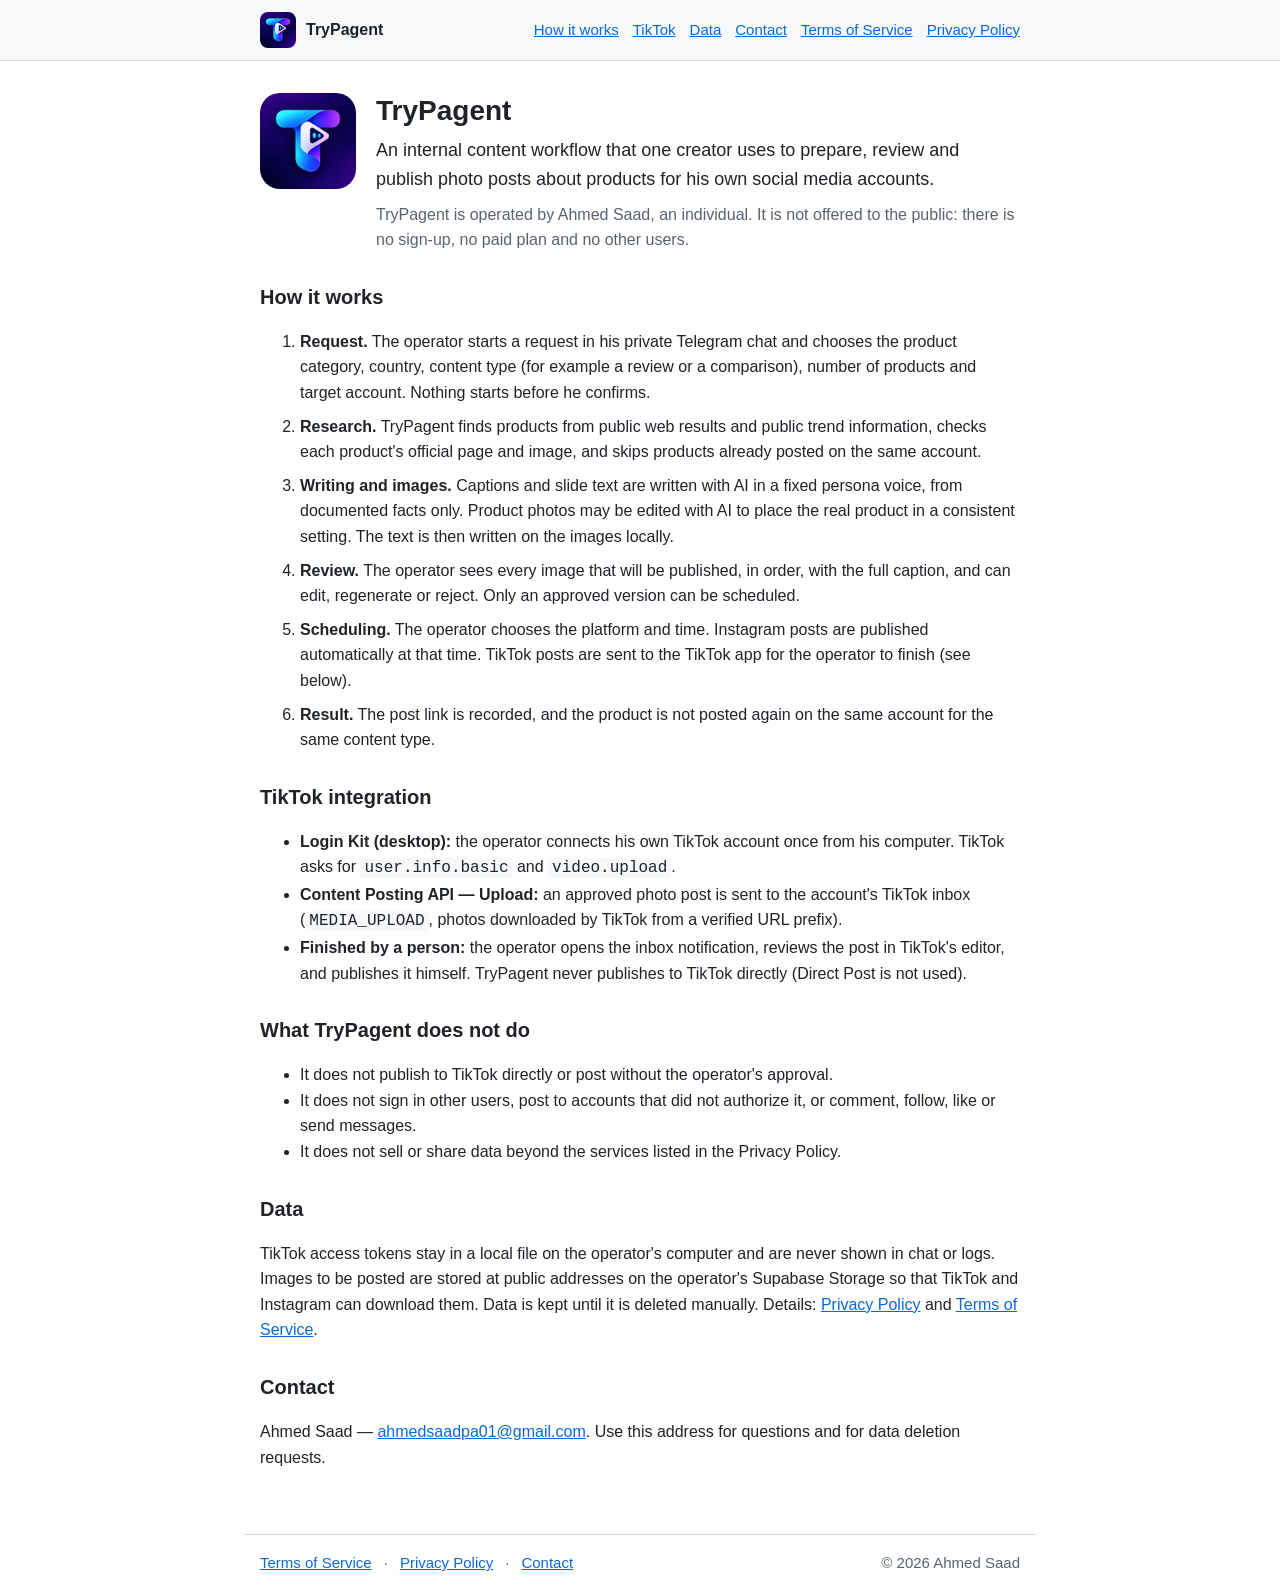
<file: index.html>
<!doctype html>
<html lang="en">
<head>
<meta charset="utf-8">
<meta name="viewport" content="width=device-width, initial-scale=1">
<title>TryPagent</title>
<meta name="description" content="TryPagent is an internal content workflow that one creator uses to prepare, review and publish photo posts for his own social media accounts.">
<link rel="icon" type="image/png" href="favicon.png">
<link rel="stylesheet" href="style.css">
</head>
<body>
<header class="site">
  <div class="bar">
    <a class="brand" href="./"><img src="icon.png" alt="" width="36" height="36"> TryPagent</a>
    <nav>
      <a href="#how">How it works</a>
      <a href="#tiktok">TikTok</a>
      <a href="#data">Data</a>
      <a href="#contact">Contact</a>
      <a href="terms/">Terms of Service</a>
      <a href="privacy/">Privacy Policy</a>
    </nav>
  </div>
</header>

<main>
<section class="hero">
  <img src="icon.png" alt="TryPagent icon" width="96" height="96">
  <div>
    <h1>TryPagent</h1>
    <p class="lead">An internal content workflow that one creator uses to prepare, review and publish photo posts about
    products for his own social media accounts.</p>
    <p class="note">TryPagent is operated by Ahmed Saad, an individual. It is not offered to the public: there is no
    sign-up, no paid plan and no other users.</p>
  </div>
</section>

<section id="how">
<h2>How it works</h2>
<ol class="steps">
  <li><strong>Request.</strong> The operator starts a request in his private Telegram chat and chooses the product
  category, country, content type (for example a review or a comparison), number of products and target account.
  Nothing starts before he confirms.</li>
  <li><strong>Research.</strong> TryPagent finds products from public web results and public trend information, checks
  each product's official page and image, and skips products already posted on the same account.</li>
  <li><strong>Writing and images.</strong> Captions and slide text are written with AI in a fixed persona voice, from
  documented facts only. Product photos may be edited with AI to place the real product in a consistent setting. The
  text is then written on the images locally.</li>
  <li><strong>Review.</strong> The operator sees every image that will be published, in order, with the full caption,
  and can edit, regenerate or reject. Only an approved version can be scheduled.</li>
  <li><strong>Scheduling.</strong> The operator chooses the platform and time. Instagram posts are published
  automatically at that time. TikTok posts are sent to the TikTok app for the operator to finish (see below).</li>
  <li><strong>Result.</strong> The post link is recorded, and the product is not posted again on the same account for
  the same content type.</li>
</ol>
</section>

<section id="tiktok">
<h2>TikTok integration</h2>
<ul>
  <li><strong>Login Kit (desktop):</strong> the operator connects his own TikTok account once from his computer. TikTok
  asks for <code>user.info.basic</code> and <code>video.upload</code>.</li>
  <li><strong>Content Posting API — Upload:</strong> an approved photo post is sent to the account's TikTok inbox
  (<code>MEDIA_UPLOAD</code>, photos downloaded by TikTok from a verified URL prefix).</li>
  <li><strong>Finished by a person:</strong> the operator opens the inbox notification, reviews the post in TikTok's
  editor, and publishes it himself. TryPagent never publishes to TikTok directly (Direct Post is not used).</li>
</ul>
</section>

<section>
<h2>What TryPagent does not do</h2>
<ul>
  <li>It does not publish to TikTok directly or post without the operator's approval.</li>
  <li>It does not sign in other users, post to accounts that did not authorize it, or comment, follow, like or send
  messages.</li>
  <li>It does not sell or share data beyond the services listed in the Privacy Policy.</li>
</ul>
</section>

<section id="data">
<h2>Data</h2>
<p>TikTok access tokens stay in a local file on the operator's computer and are never shown in chat or logs. Images to
be posted are stored at public addresses on the operator's Supabase Storage so that TikTok and Instagram can download
them. Data is kept until it is deleted manually. Details: <a href="privacy/">Privacy Policy</a> and
<a href="terms/">Terms of Service</a>.</p>
</section>

<section id="contact">
<h2>Contact</h2>
<p>Ahmed Saad — <a href="mailto:ahmedsaadpa01@gmail.com">ahmedsaadpa01@gmail.com</a>. Use this address for questions
and for data deletion requests.</p>
</section>
</main>

<footer class="site">
  <a href="terms/">Terms of Service</a> · <a href="privacy/">Privacy Policy</a> · <a href="#contact">Contact</a>
  <span>© 2026 Ahmed Saad</span>
</footer>
</body>
</html>
</file>
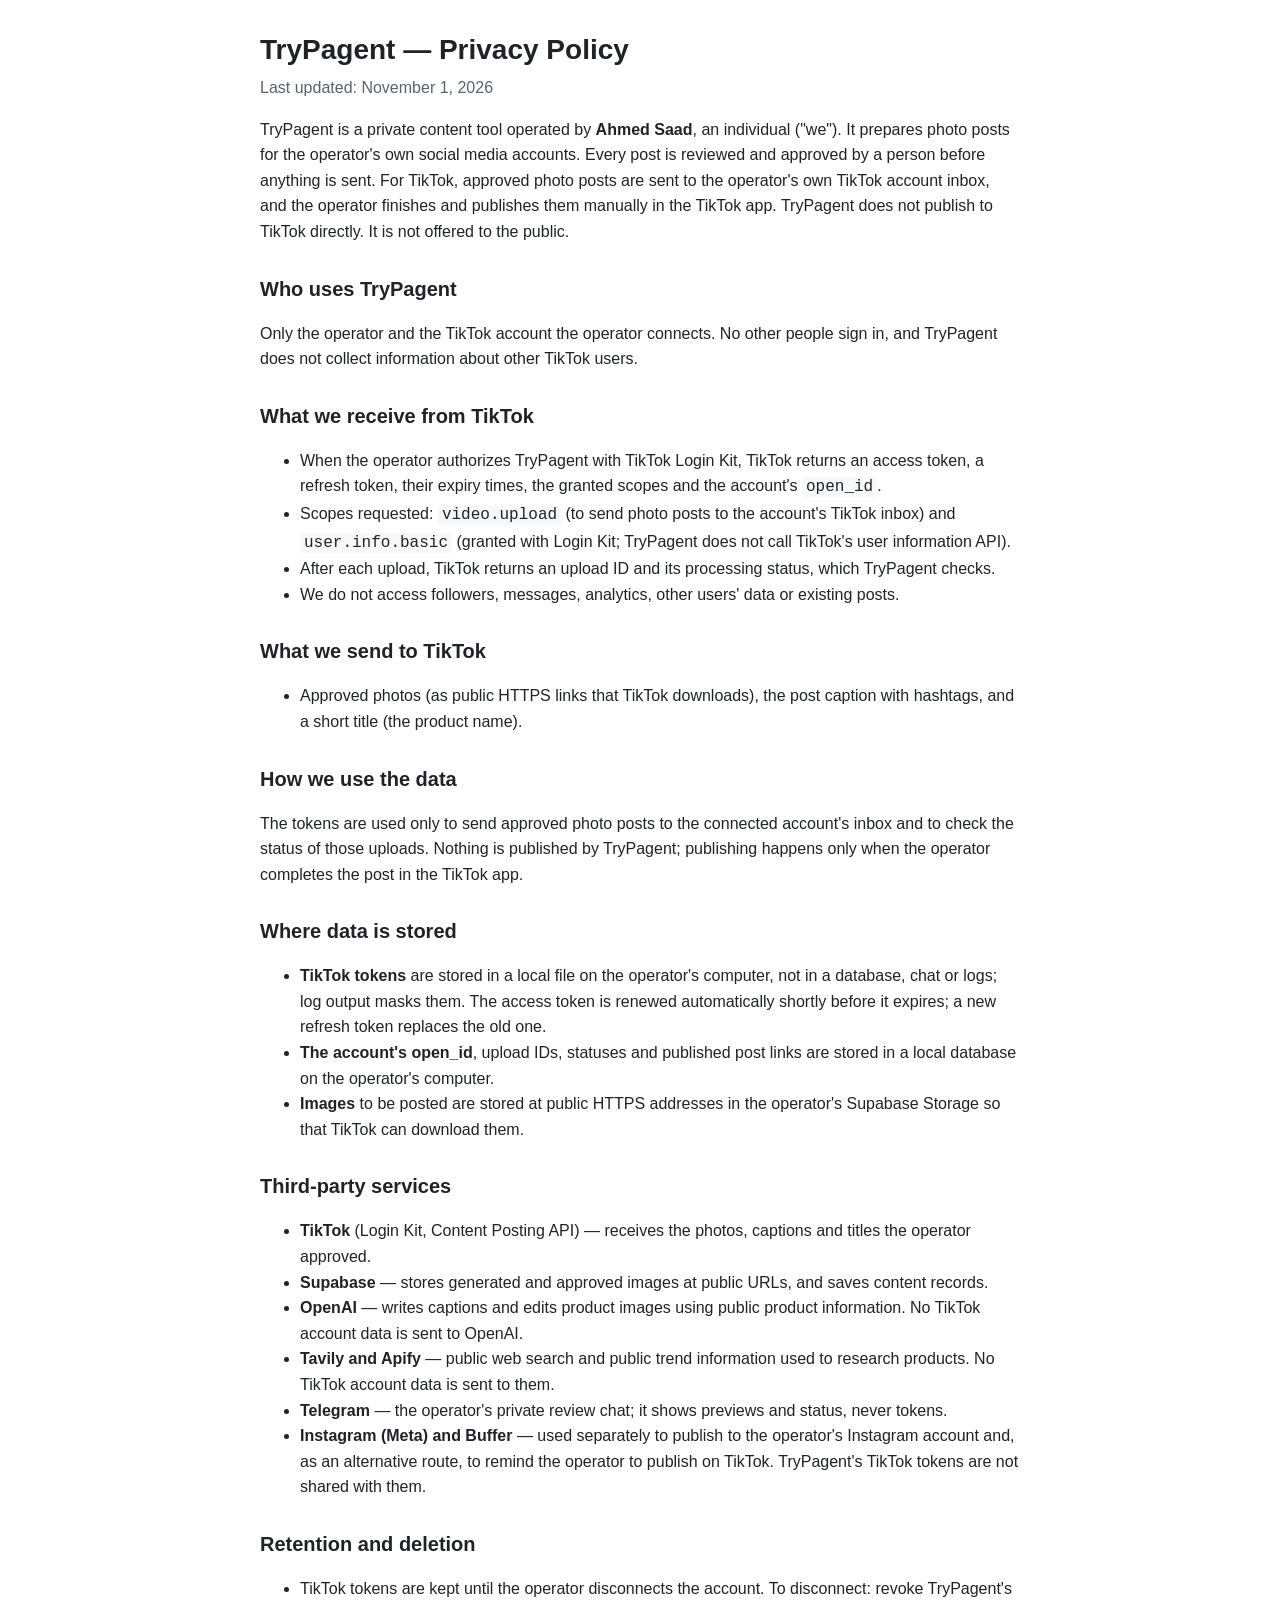
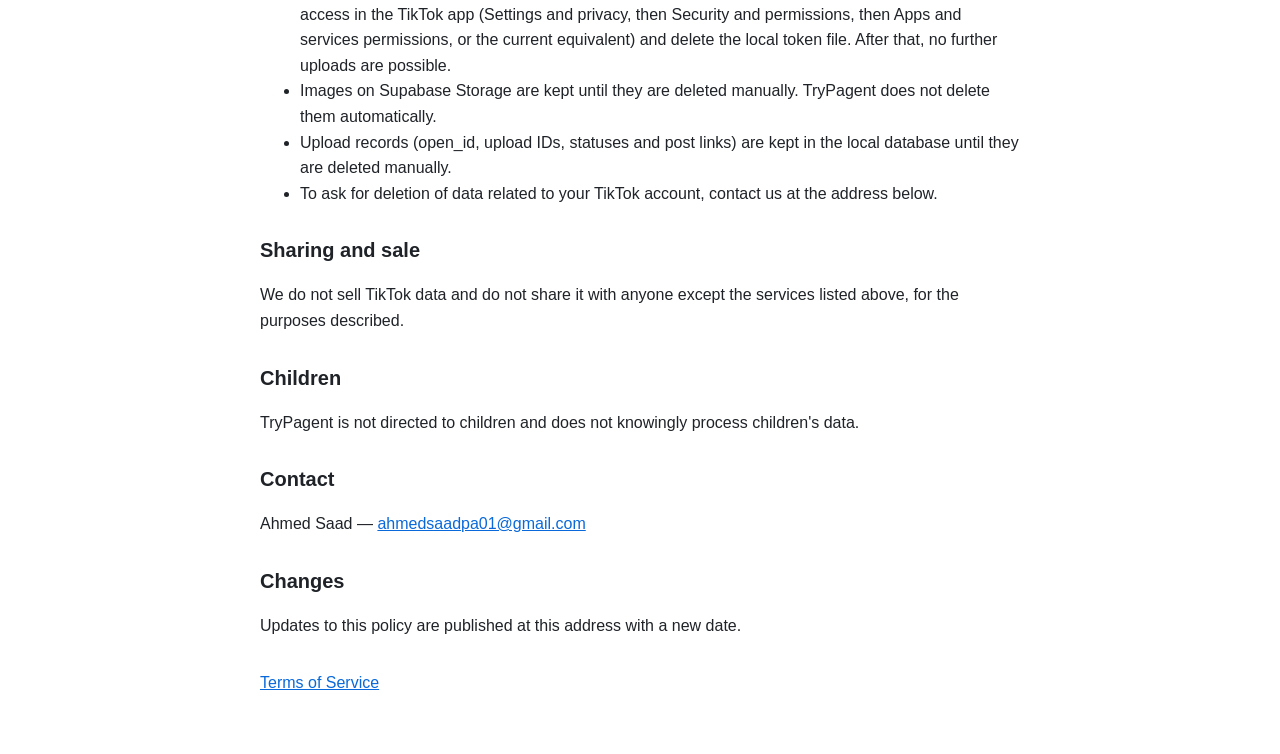
<file: privacy/index.html>
<!doctype html>
<html lang="en">
<head>
<meta charset="utf-8">
<meta name="viewport" content="width=device-width, initial-scale=1">
<title>TryPagent — Privacy Policy</title>
<link rel="stylesheet" href="../style.css">
</head>
<body>
<main>
<h1>TryPagent — Privacy Policy</h1>
<p class="meta">Last updated: November 1, 2026</p>

<p>TryPagent is a private content tool operated by <strong>Ahmed Saad</strong>, an individual ("we"). It prepares photo posts
for the operator's own social media accounts. Every post is reviewed and approved by a person before anything is sent.
For TikTok, approved photo posts are sent to the operator's own TikTok account inbox, and the operator finishes and
publishes them manually in the TikTok app. TryPagent does not publish to TikTok directly. It is not offered to the public.</p>

<h2>Who uses TryPagent</h2>
<p>Only the operator and the TikTok account the operator connects. No other people sign in, and TryPagent does not
collect information about other TikTok users.</p>

<h2>What we receive from TikTok</h2>
<ul>
<li>When the operator authorizes TryPagent with TikTok Login Kit, TikTok returns an access token, a refresh token,
their expiry times, the granted scopes and the account's <code>open_id</code>.</li>
<li>Scopes requested: <code>video.upload</code> (to send photo posts to the account's TikTok inbox) and
<code>user.info.basic</code> (granted with Login Kit; TryPagent does not call TikTok's user information API).</li>
<li>After each upload, TikTok returns an upload ID and its processing status, which TryPagent checks.</li>
<li>We do not access followers, messages, analytics, other users' data or existing posts.</li>
</ul>

<h2>What we send to TikTok</h2>
<ul>
<li>Approved photos (as public HTTPS links that TikTok downloads), the post caption with hashtags, and a short title
(the product name).</li>
</ul>

<h2>How we use the data</h2>
<p>The tokens are used only to send approved photo posts to the connected account's inbox and to check the status of
those uploads. Nothing is published by TryPagent; publishing happens only when the operator completes the post in the
TikTok app.</p>

<h2>Where data is stored</h2>
<ul>
<li><strong>TikTok tokens</strong> are stored in a local file on the operator's computer, not in a database, chat or
logs; log output masks them. The access token is renewed automatically shortly before it expires; a new refresh token
replaces the old one.</li>
<li><strong>The account's open_id</strong>, upload IDs, statuses and published post links are stored in a local database
on the operator's computer.</li>
<li><strong>Images</strong> to be posted are stored at public HTTPS addresses in the operator's Supabase Storage so that
TikTok can download them.</li>
</ul>

<h2>Third-party services</h2>
<ul>
<li><strong>TikTok</strong> (Login Kit, Content Posting API) — receives the photos, captions and titles the operator approved.</li>
<li><strong>Supabase</strong> — stores generated and approved images at public URLs, and saves content records.</li>
<li><strong>OpenAI</strong> — writes captions and edits product images using public product information. No TikTok
account data is sent to OpenAI.</li>
<li><strong>Tavily and Apify</strong> — public web search and public trend information used to research products. No
TikTok account data is sent to them.</li>
<li><strong>Telegram</strong> — the operator's private review chat; it shows previews and status, never tokens.</li>
<li><strong>Instagram (Meta) and Buffer</strong> — used separately to publish to the operator's Instagram account and,
as an alternative route, to remind the operator to publish on TikTok. TryPagent's TikTok tokens are not shared with them.</li>
</ul>

<h2>Retention and deletion</h2>
<ul>
<li>TikTok tokens are kept until the operator disconnects the account. To disconnect: revoke TryPagent's access in the
TikTok app (Settings and privacy, then Security and permissions, then Apps and services permissions, or the current
equivalent) and delete the local token file. After that, no further uploads are possible.</li>
<li>Images on Supabase Storage are kept until they are deleted manually. TryPagent does not delete them automatically.</li>
<li>Upload records (open_id, upload IDs, statuses and post links) are kept in the local database until they are deleted
manually.</li>
<li>To ask for deletion of data related to your TikTok account, contact us at the address below.</li>
</ul>

<h2>Sharing and sale</h2>
<p>We do not sell TikTok data and do not share it with anyone except the services listed above, for the purposes
described.</p>

<h2>Children</h2>
<p>TryPagent is not directed to children and does not knowingly process children's data.</p>

<h2>Contact</h2>
<p>Ahmed Saad — <a href="mailto:ahmedsaadpa01@gmail.com">ahmedsaadpa01@gmail.com</a></p>

<h2>Changes</h2>
<p>Updates to this policy are published at this address with a new date.</p>

<p class="nav"><a href="../terms/">Terms of Service</a></p>
</main>
</body>
</html>
</file>
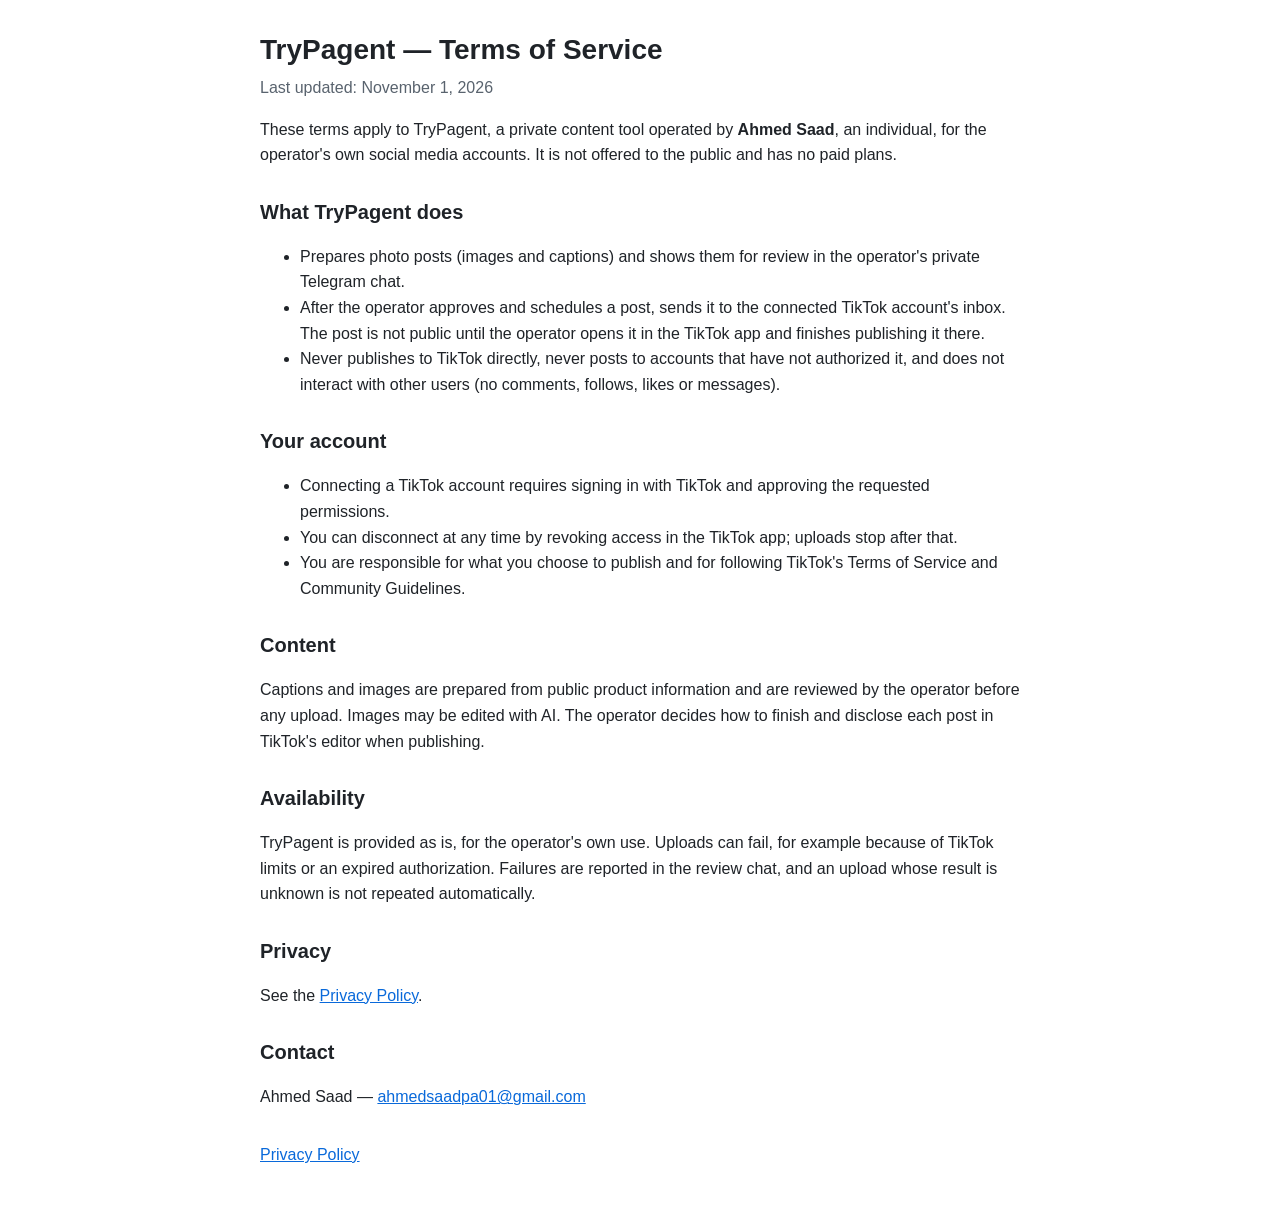
<file: terms/index.html>
<!doctype html>
<html lang="en">
<head>
<meta charset="utf-8">
<meta name="viewport" content="width=device-width, initial-scale=1">
<title>TryPagent — Terms of Service</title>
<link rel="stylesheet" href="../style.css">
</head>
<body>
<main>
<h1>TryPagent — Terms of Service</h1>
<p class="meta">Last updated: November 1, 2026</p>

<p>These terms apply to TryPagent, a private content tool operated by <strong>Ahmed Saad</strong>, an individual, for the
operator's own social media accounts. It is not offered to the public and has no paid plans.</p>

<h2>What TryPagent does</h2>
<ul>
<li>Prepares photo posts (images and captions) and shows them for review in the operator's private Telegram chat.</li>
<li>After the operator approves and schedules a post, sends it to the connected TikTok account's inbox. The post is
not public until the operator opens it in the TikTok app and finishes publishing it there.</li>
<li>Never publishes to TikTok directly, never posts to accounts that have not authorized it, and does not interact
with other users (no comments, follows, likes or messages).</li>
</ul>

<h2>Your account</h2>
<ul>
<li>Connecting a TikTok account requires signing in with TikTok and approving the requested permissions.</li>
<li>You can disconnect at any time by revoking access in the TikTok app; uploads stop after that.</li>
<li>You are responsible for what you choose to publish and for following TikTok's Terms of Service and Community
Guidelines.</li>
</ul>

<h2>Content</h2>
<p>Captions and images are prepared from public product information and are reviewed by the operator before any upload.
Images may be edited with AI. The operator decides how to finish and disclose each post in TikTok's editor when
publishing.</p>

<h2>Availability</h2>
<p>TryPagent is provided as is, for the operator's own use. Uploads can fail, for example because of TikTok limits or
an expired authorization. Failures are reported in the review chat, and an upload whose result is unknown is not
repeated automatically.</p>

<h2>Privacy</h2>
<p>See the <a href="../privacy/">Privacy Policy</a>.</p>

<h2>Contact</h2>
<p>Ahmed Saad — <a href="mailto:ahmedsaadpa01@gmail.com">ahmedsaadpa01@gmail.com</a></p>

<p class="nav"><a href="../privacy/">Privacy Policy</a></p>
</main>
</body>
</html>
</file>
<file: style.css>
body { margin: 0; background: #ffffff; color: #1f2328; font: 16px/1.6 -apple-system, "Segoe UI", Arial, sans-serif; }
main { max-width: 760px; margin: 0 auto; padding: 32px 16px 48px; }
h1 { font-size: 28px; line-height: 1.25; margin: 0 0 8px; }
h2 { font-size: 20px; margin: 28px 0 8px; }
.meta { color: #59636e; margin-top: 0; }
code { background: #f6f8fa; padding: 1px 4px; border-radius: 4px; }
a { color: #0969da; }
.nav { margin-top: 32px; }

/* Front page */
header.site { border-bottom: 1px solid #d1d9e0; background: #f6f8fa; }
header.site .bar { max-width: 760px; margin: 0 auto; padding: 12px 16px; display: flex; flex-wrap: wrap; gap: 8px 20px;
  align-items: center; justify-content: space-between; }
header.site .brand { display: flex; align-items: center; gap: 10px; font-weight: 600; color: #1f2328; text-decoration: none; }
header.site .brand img { border-radius: 8px; }
header.site nav { display: flex; flex-wrap: wrap; gap: 4px 14px; font-size: 15px; }
.hero { display: flex; gap: 20px; align-items: flex-start; }
.hero img { border-radius: 20px; flex: none; }
.lead { font-size: 18px; margin: 4px 0 8px; }
.note { color: #59636e; margin: 0; }
.steps li { margin-bottom: 8px; }
footer.site { border-top: 1px solid #d1d9e0; max-width: 760px; margin: 0 auto; padding: 16px; display: flex;
  flex-wrap: wrap; gap: 6px 12px; color: #59636e; font-size: 15px; }
footer.site span { margin-left: auto; }
@media (max-width: 560px) { .hero { flex-direction: column; } footer.site span { margin-left: 0; } }
</file>
